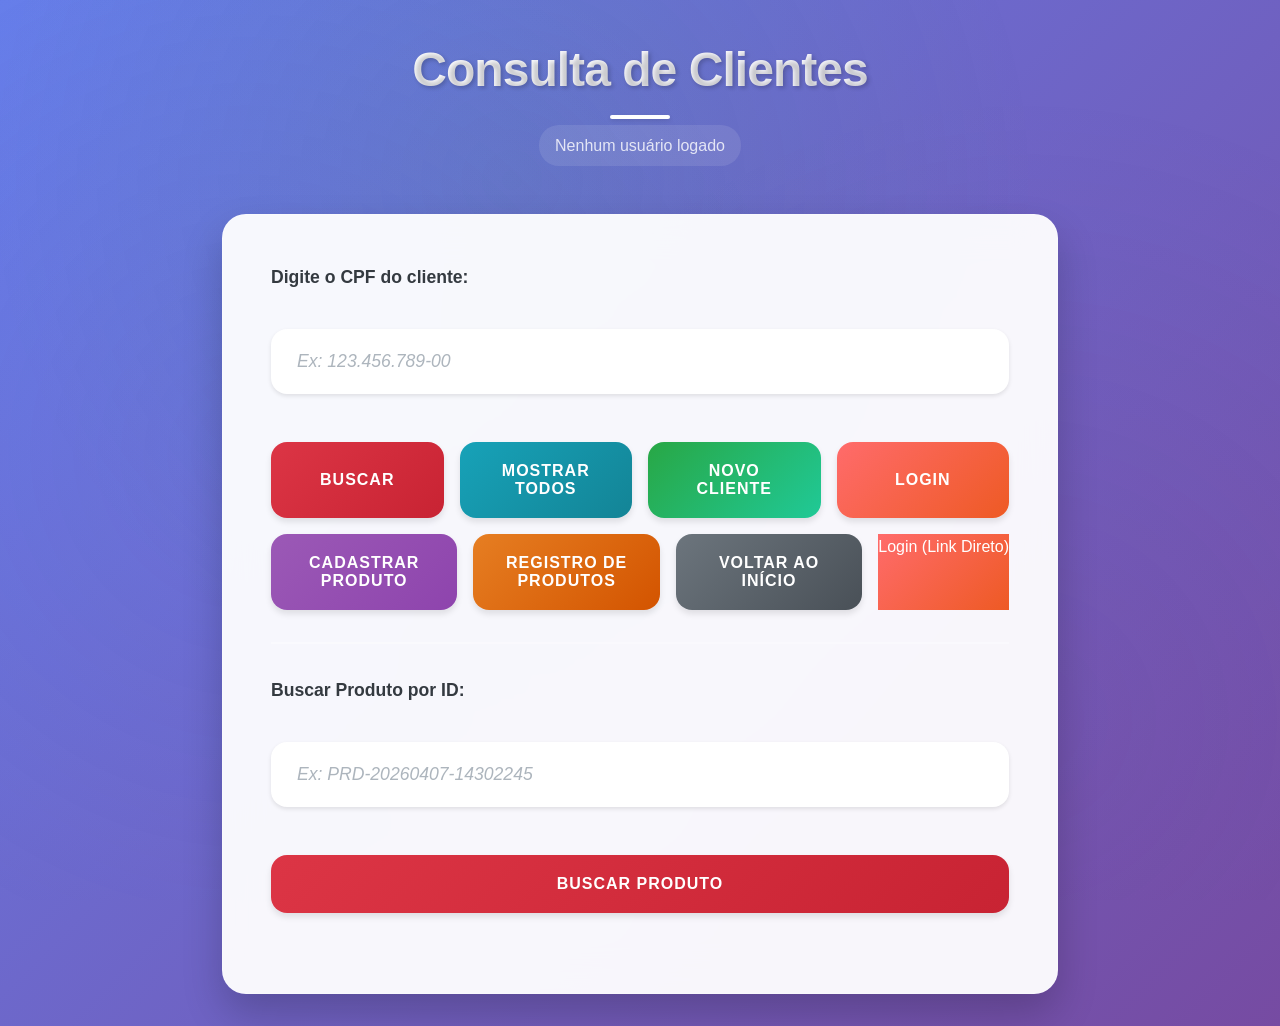
<file: src/index.html>
<!DOCTYPE html>

<html lang="pt-BR">



<head>

  <meta charset="UTF-8" />

  <meta name="viewport" content="width=device-width, initial-scale=1.0" />

  <title>Buscar Clientes</title>

  <link rel="stylesheet" href="style.css">

</head>



<body>



  <header>

    <h1>Consulta de Clientes</h1>
    <div id="userInfo" style="color: white; margin-bottom: 1rem; text-align: center;"></div>

  </header>



  <main>

    <label for="cliente">Digite o CPF do cliente:</label><br>

    <input type="text" id="cliente" 

    placeholder="Ex: 123.456.789-00" />

    <div class="botoes-container">

      <button class="btn-buscar" onclick="buscarCliente()">Buscar</button>

      <button class="btn-todos" onclick="mostrarTodosClientes()">Mostrar Todos</button>
      <button class="btn-cadastrar" onclick="irParaCadastro()">Novo Cliente</button>
      <button class="btn-login" onclick="irParaLogin()">Login</button>
      <button class="btn-produtos" onclick="irParaProdutos()">Cadastrar Produto</button>
      <button class="btn-registro" onclick="irParaRegistro()">Registro de Produtos</button>
      <button class="btn-voltar" onclick="voltarAoInicio()">Voltar ao Início</button>
      <a href="login.html" class="btn-login" style="text-decoration: none; display: inline-block; text-align: center;">Login (Link Direto)</a>

    </div>

    <hr style="margin: 2rem 0; border: 1px solid rgba(255,255,255,0.3);">

    <label for="produto_id">Buscar Produto por ID:</label><br>
    <input type="text" id="produto_id" 
    placeholder="Ex: PRD-20260407-14302245" />

    <div class="botoes-container">
      <button class="btn-buscar" onclick="buscarProdutoPorID()">Buscar Produto</button>
    </div>

    <div id="resultado"></div>

  </main>



  <script src="script.js"></script>

</body>



</html>
</file>
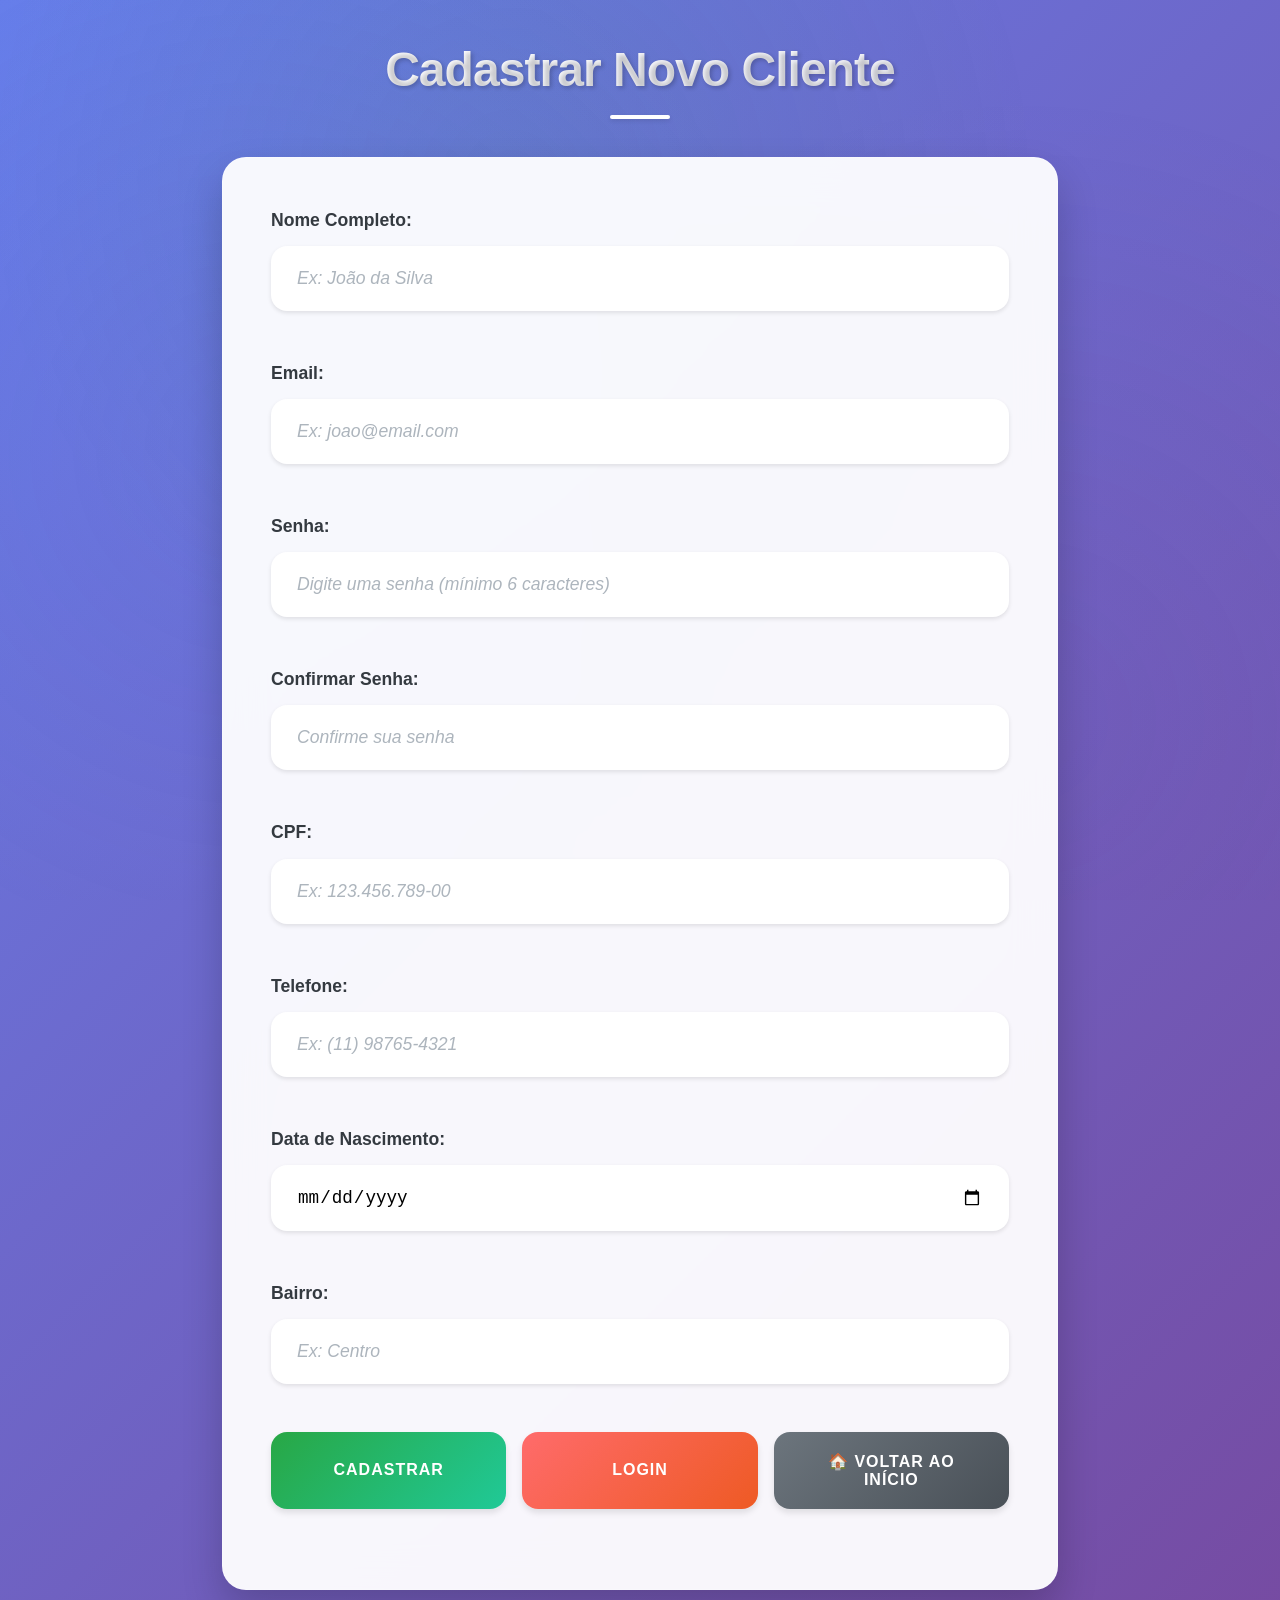
<file: src/cadastro.html>
<!DOCTYPE html>
<html lang="pt-BR">

<head>
  <meta charset="UTF-8" />
  <meta name="viewport" content="width=device-width, initial-scale=1.0" />
  <title>Cadastrar Cliente</title>
  <link rel="stylesheet" href="style.css">
</head>

<body>

  <header>
    <h1>Cadastrar Novo Cliente</h1>
  </header>

  <main>
    <form id="formCadastro" onsubmit="cadastrarCliente(event)">
      <div class="form-group">
        <label for="nome">Nome Completo:</label>
        <input type="text" id="nome" name="nome" required 
        placeholder="Ex: João da Silva" />
      </div>

      <div class="form-group">
        <label for="email">Email:</label>
        <input type="email" id="email" name="email" required 
        placeholder="Ex: joao@email.com" />
      </div>

      <div class="form-group">
        <label for="senha">Senha:</label>
        <input type="password" id="senha" name="senha" required 
        placeholder="Digite uma senha (mínimo 6 caracteres)" minlength="6" />
      </div>

      <div class="form-group">
        <label for="confirmar_senha">Confirmar Senha:</label>
        <input type="password" id="confirmar_senha" name="confirmar_senha" required 
        placeholder="Confirme sua senha" />
      </div>

      <div class="form-group">
        <label for="cpf">CPF:</label>
        <input type="text" id="cpf" name="cpf" required 
        placeholder="Ex: 123.456.789-00" maxlength="14" />
      </div>

      <div class="form-group">
        <label for="telefone">Telefone:</label>
        <input type="tel" id="telefone" name="telefone" 
        placeholder="Ex: (11) 98765-4321" />
      </div>

      <div class="form-group">
        <label for="data_nascimento">Data de Nascimento:</label>
        <input type="date" id="data_nascimento" name="data_nascimento" />
      </div>

      <div class="form-group">
        <label for="bairro">Bairro:</label>
        <input type="text" id="bairro" name="bairro" 
        placeholder="Ex: Centro" />
      </div>

      <div class="botoes-container">
        <button type="submit" class="btn-cadastrar">Cadastrar</button>
        <button type="button" class="btn-login" onclick="irParaLogin()">Login</button>
        <button type="button" class="btn-voltar" onclick="voltarAoInicio()">🏠 Voltar ao Início</button>
      </div>
    </form>

    <div id="resultado"></div>
  </main>

  <script src="cadastro.js"></script>
</body>

</html>
</file>
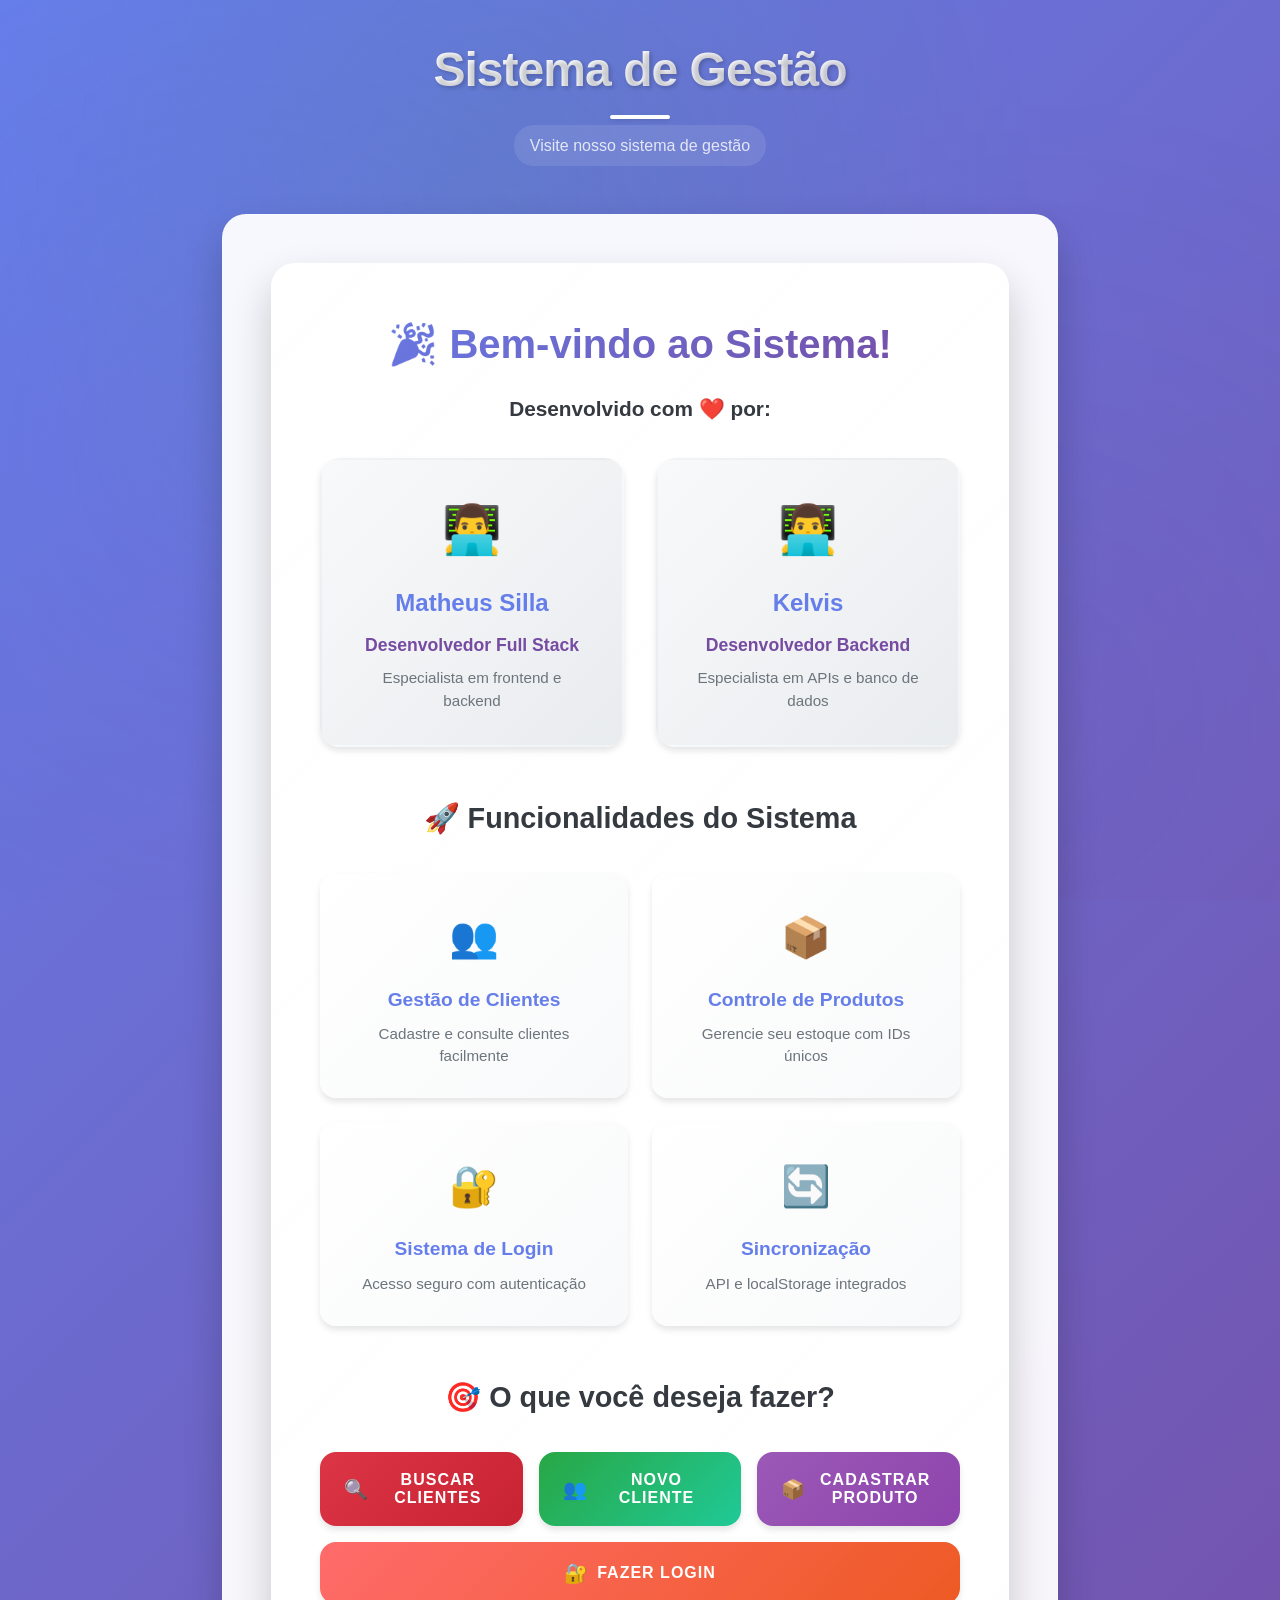
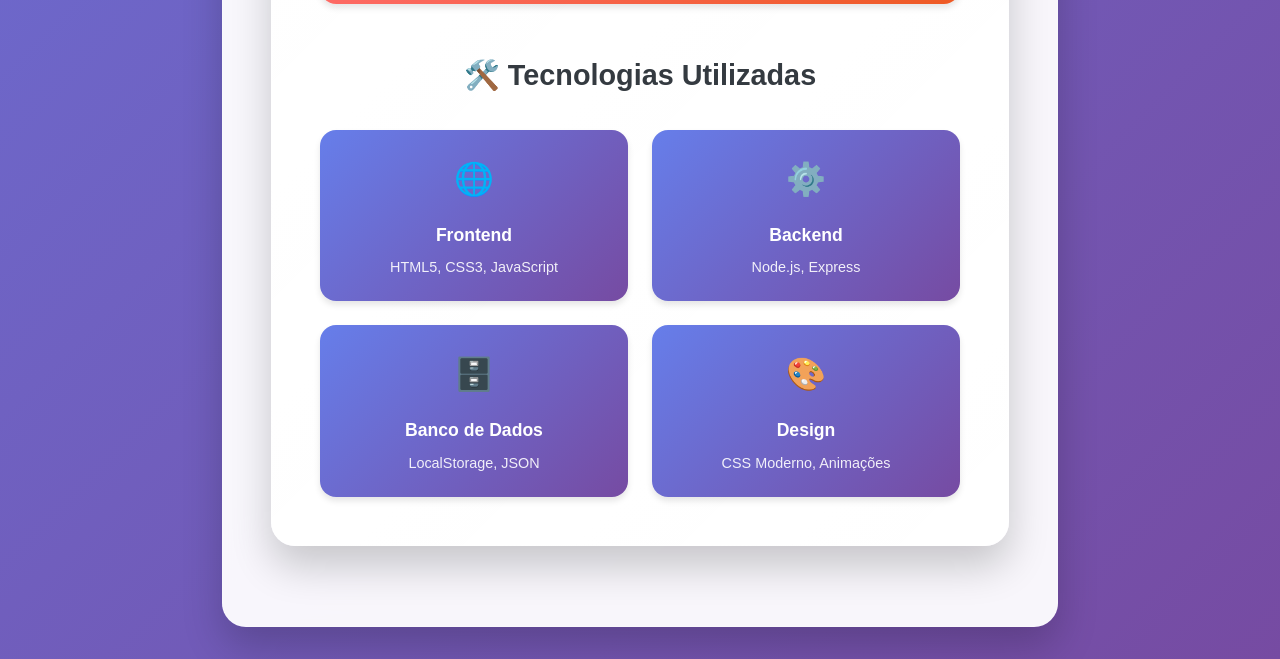
<file: src/home.html>
<!DOCTYPE html>
<html lang="pt-BR">
<head>
  <meta charset="UTF-8" />
  <meta name="viewport" content="width=device-width, initial-scale=1.0" />
  <title>Sistema de Gestão - Início</title>
  <link rel="stylesheet" href="style.css">
</head>
<body>
  <header>
    <h1>Sistema de Gestão</h1>
    <div id="userInfo" style="color: white; margin-bottom: 1rem; text-align: center;"></div>
  </header>

  <main>
    <div class="welcome-container">
      <div class="welcome-card">
        <h2 class="welcome-title">🎉 Bem-vindo ao Sistema!</h2>
        <p class="welcome-subtitle">Desenvolvido com ❤️ por:</p>
        
        <div class="developers-section">
          <div class="developer-card">
            <div class="developer-avatar">👨‍💻</div>
            <h3>Matheus Silla</h3>
            <p class="developer-role">Desenvolvedor Full Stack</p>
            <p class="developer-desc">Especialista em frontend e backend</p>
          </div>
          
          <div class="developer-card">
            <div class="developer-avatar">👨‍💻</div>
            <h3>Kelvis</h3>
            <p class="developer-role">Desenvolvedor Backend</p>
            <p class="developer-desc">Especialista em APIs e banco de dados</p>
          </div>
        </div>
        
        <div class="features-section">
          <h3>🚀 Funcionalidades do Sistema</h3>
          <div class="features-grid">
            <div class="feature-item">
              <span class="feature-icon">👥</span>
              <h4>Gestão de Clientes</h4>
              <p>Cadastre e consulte clientes facilmente</p>
            </div>
            <div class="feature-item">
              <span class="feature-icon">📦</span>
              <h4>Controle de Produtos</h4>
              <p>Gerencie seu estoque com IDs únicos</p>
            </div>
            <div class="feature-item">
              <span class="feature-icon">🔐</span>
              <h4>Sistema de Login</h4>
              <p>Acesso seguro com autenticação</p>
            </div>
            <div class="feature-item">
              <span class="feature-icon">🔄</span>
              <h4>Sincronização</h4>
              <p>API e localStorage integrados</p>
            </div>
          </div>
        </div>
        
        <div class="action-section">
          <h3>🎯 O que você deseja fazer?</h3>
          <div class="action-buttons">
            <button class="btn-buscar" onclick="irParaBusca()">
              <span class="btn-icon">🔍</span>
              Buscar Clientes
            </button>
            <button class="btn-cadastrar" onclick="irParaCadastro()">
              <span class="btn-icon">👥</span>
              Novo Cliente
            </button>
            <button class="btn-produtos" onclick="irParaProdutos()">
              <span class="btn-icon">📦</span>
              Cadastrar Produto
            </button>
            <button class="btn-login" onclick="irParaLogin()">
              <span class="btn-icon">🔐</span>
              Fazer Login
            </button>
          </div>
        </div>
        
        <div class="tech-section">
          <h3>🛠️ Tecnologias Utilizadas</h3>
          <div class="tech-grid">
            <div class="tech-item">
              <span class="tech-icon">🌐</span>
              <h4>Frontend</h4>
              <p>HTML5, CSS3, JavaScript</p>
            </div>
            <div class="tech-item">
              <span class="tech-icon">⚙️</span>
              <h4>Backend</h4>
              <p>Node.js, Express</p>
            </div>
            <div class="tech-item">
              <span class="tech-icon">🗄️</span>
              <h4>Banco de Dados</h4>
              <p>LocalStorage, JSON</p>
            </div>
            <div class="tech-item">
              <span class="tech-icon">🎨</span>
              <h4>Design</h4>
              <p>CSS Moderno, Animações</p>
            </div>
          </div>
        </div>
      </div>
    </div>
  </main>

  <script src="home.js"></script>
</body>
</html>
</file>
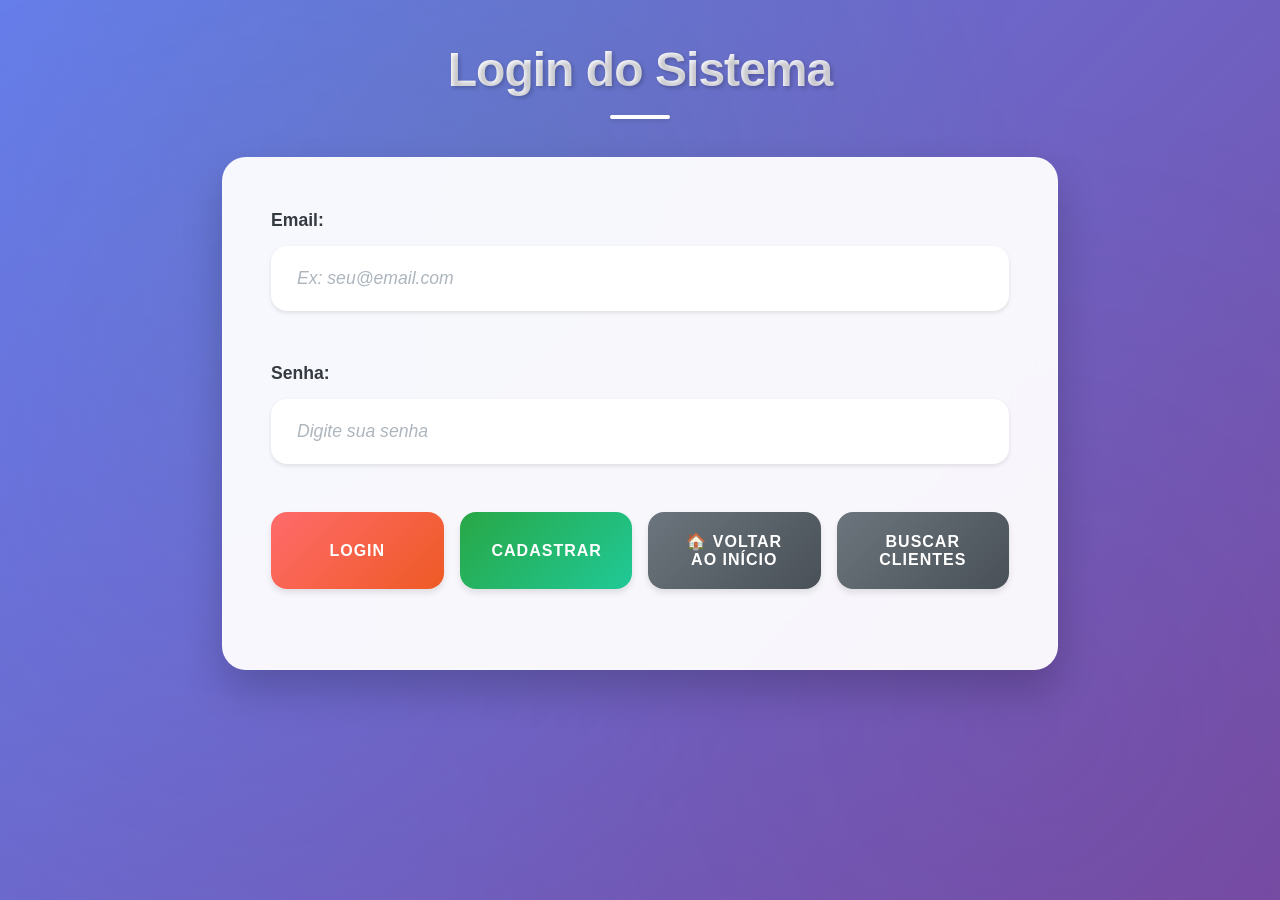
<file: src/login.html>
<!DOCTYPE html>
<html lang="pt-BR">
<head>
  <meta charset="UTF-8" />
  <meta name="viewport" content="width=device-width, initial-scale=1.0" />
  <title>Login do Sistema</title>
  <link rel="stylesheet" href="style.css">
</head>
<body>
  <header>
    <h1>Login do Sistema</h1>
  </header>

  <main>
    <form id="formLogin" onsubmit="fazerLogin(event)">
      <div class="form-group">
        <label for="email">Email:</label>
        <input type="email" id="email" name="email" required 
        placeholder="Ex: seu@email.com" />
      </div>

      <div class="form-group">
        <label for="senha">Senha:</label>
        <input type="password" id="senha" name="senha" required 
        placeholder="Digite sua senha" />
      </div>

      <div class="botoes-container">
        <button type="submit" class="btn-login">Login</button>
        <button type="button" class="btn-cadastrar" onclick="irParaCadastro()">Cadastrar</button>
        <button type="button" class="btn-voltar" onclick="voltarAoInicio()">🏠 Voltar ao Início</button>
        <button type="button" class="btn-voltar" onclick="irParaBusca()">Buscar Clientes</button>
      </div>
    </form>

    <div id="resultado"></div>
  </main>

  <script src="login.js"></script>
</body>
</html>
</file>
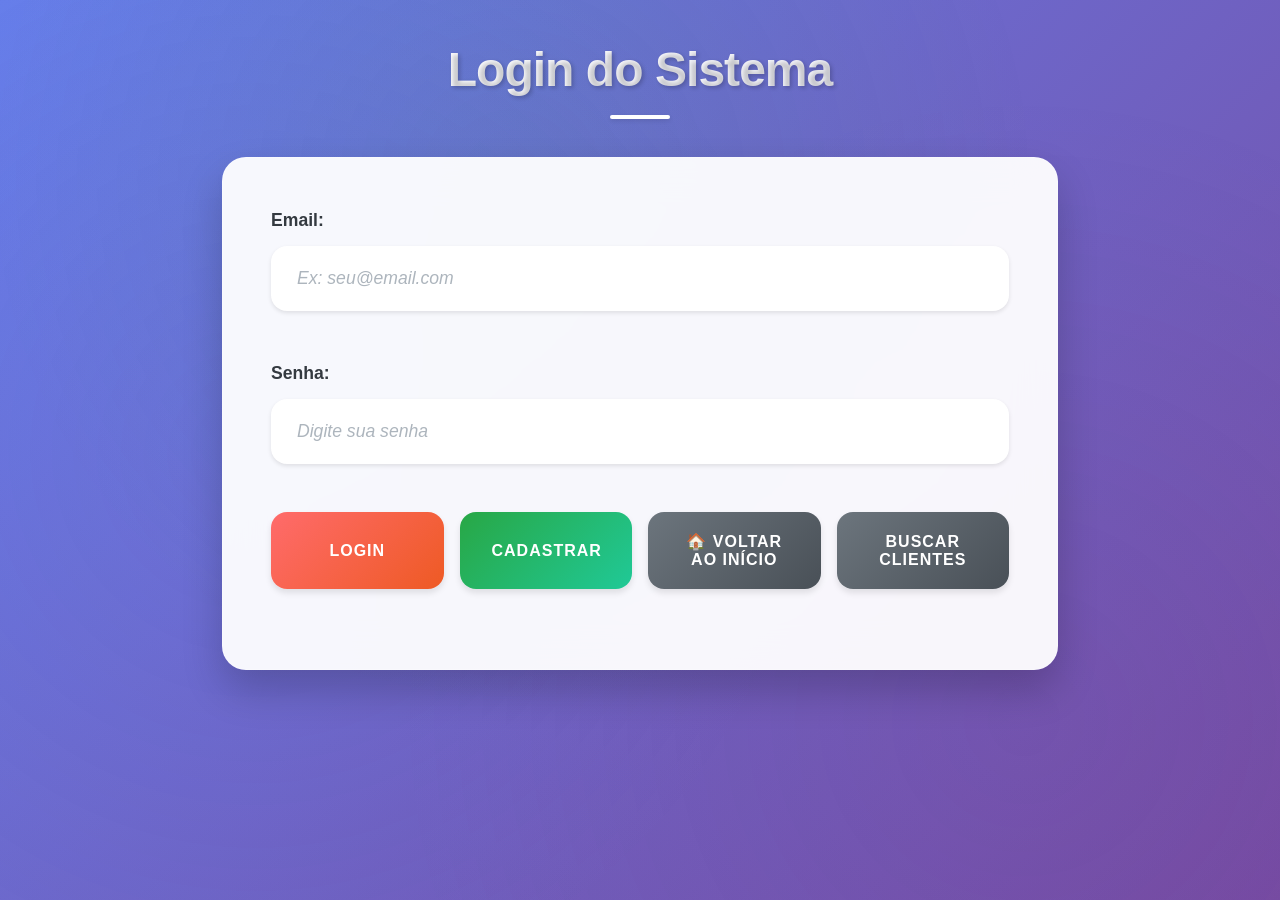
<file: src/produtos.html>
<!DOCTYPE html>
<html lang="pt-BR">
<head>
  <meta charset="UTF-8" />
  <meta name="viewport" content="width=device-width, initial-scale=1.0" />
  <title>Cadastro de Produtos</title>
  <link rel="stylesheet" href="style.css">
</head>
<body>
  <header>
    <h1>Cadastro de Produtos</h1>
    <div id="userInfo" style="color: white; margin-bottom: 1rem; text-align: center;"></div>
  </header>

  <main>
    <form id="formProduto" onsubmit="cadastrarProduto(event)">
      <div class="form-group">
        <label for="id_produto">ID do Produto:</label>
        <input type="text" id="id_produto" name="id_produto" required 
        placeholder="Ex: PRD-001" readonly />
        <small style="color: #6c757d; font-size: 0.9rem;">ID gerado automaticamente</small>
      </div>

      <div class="form-group">
        <label for="nome_produto">Nome do Produto:</label>
        <input type="text" id="nome_produto" name="nome_produto" required 
        placeholder="Ex: Notebook Dell" />
      </div>

      <div class="form-group">
        <label for="descricao">Descrição:</label>
        <textarea id="descricao" name="descricao" rows="3" required
        placeholder="Descreva o produto detalhadamente..."></textarea>
      </div>

      <div class="form-group">
        <label for="preco">Preço (R$):</label>
        <input type="number" id="preco" name="preco" required 
        placeholder="Ex: 2999.90" step="0.01" min="0.01" />
      </div>

      <div class="form-group">
        <label for="quantidade">Quantidade em Estoque:</label>
        <input type="number" id="quantidade" name="quantidade" required 
        placeholder="Ex: 10" min="0" />
      </div>

      <div class="form-group">
        <label for="categoria">Categoria:</label>
        <select id="categoria" name="categoria" required>
          <option value="">Selecione uma categoria</option>
          <option value="eletronicos">Eletrônicos</option>
          <option value="moveis">Móveis</option>
          <option value="roupas">Roupas</option>
          <option value="alimentos">Alimentos</option>
          <option value="livros">Livros</option>
          <option value="brinquedos">Brinquedos</option>
          <option value="esportes">Esportes</option>
          <option value="outros">Outros</option>
        </select>
      </div>

      <div class="form-group">
        <label for="localizacao">Localização do Produto:</label>
        <input type="text" id="localizacao" name="localizacao" required 
        placeholder="Ex: Armário A, Prateleira 3, Setor B" />
      </div>

      <div class="form-group">
        <label for="fornecedor">Fornecedor:</label>
        <input type="text" id="fornecedor" name="fornecedor" required 
        placeholder="Ex: Tech Distribuidora" />
      </div>

      <div class="form-group">
        <label for="codigo_barras">Código de Barras:</label>
        <input type="text" id="codigo_barras" name="codigo_barras" 
        placeholder="Ex: 7891234567890" maxlength="13" />
      </div>

      <div class="botoes-container">
        <button type="submit" class="btn-cadastrar btn-spin" id="btnCadastrar">
          <span class="btn-text">Registra o produto</span>
          <span class="btn-spinner" style="display: none;">Registrando...</span>
        </button>
        <button type="button" class="btn-voltar" onclick="irParaBusca()">Voltar</button>
        <button type="button" class="btn-voltar" onclick="voltarAoInicio()">🏠 Voltar ao Início</button>
      </div>
    </form>

    <div id="resultado"></div>
  </main>

  <script src="produtos.js"></script>
</body>
</html>
</file>
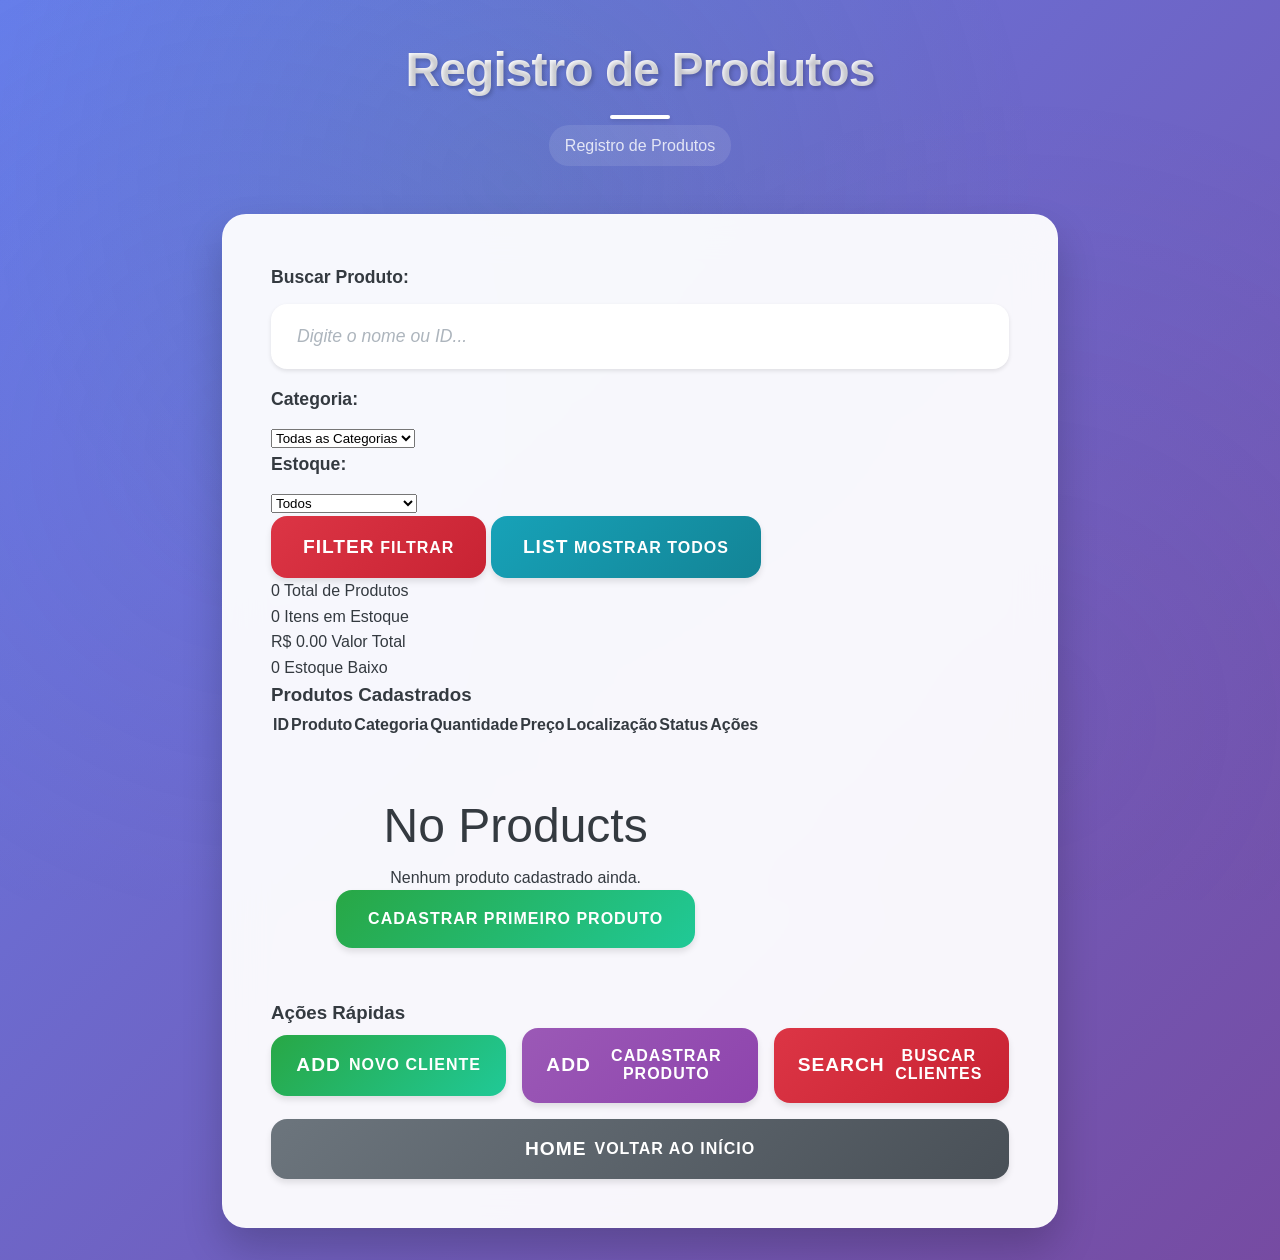
<file: src/registro-produtos.html>
<!DOCTYPE html>
<html lang="pt-BR">
<head>
  <meta charset="UTF-8" />
  <meta name="viewport" content="width=device-width, initial-scale=1.0" />
  <title>Registro de Produtos - Sistema de Gestão</title>
  <link rel="stylesheet" href="style.css">
</head>
<body>
  <header>
    <h1>Registro de Produtos</h1>
    <div id="userInfo" style="color: white; margin-bottom: 1rem; text-align: center;"></div>
  </header>

  <main>
    <div class="registro-container">
      <!-- Filtros e Busca -->
      <div class="filtros-section">
        <div class="filtros-container">
          <div class="filtro-item">
            <label for="buscaProduto">Buscar Produto:</label>
            <input type="text" id="buscaProduto" placeholder="Digite o nome ou ID..." />
          </div>
          
          <div class="filtro-item">
            <label for="filtroCategoria">Categoria:</label>
            <select id="filtroCategoria">
              <option value="">Todas as Categorias</option>
              <option value="eletronicos">Eletrônicos</option>
              <option value="moveis">Móveis</option>
              <option value="roupas">Roupas</option>
              <option value="alimentos">Alimentos</option>
              <option value="livros">Livros</option>
              <option value="brinquedos">Brinquedos</option>
              <option value="esportes">Esportes</option>
              <option value="outros">Outros</option>
            </select>
          </div>
          
          <div class="filtro-item">
            <label for="filtroEstoque">Estoque:</label>
            <select id="filtroEstoque">
              <option value="">Todos</option>
              <option value="baixo">Estoque Baixo (&lt; 5)</option>
              <option value="normal">Estoque Normal (5+)</option>
              <option value="alto">Estoque Alto (20+)</option>
            </select>
          </div>
          
          <div class="filtro-item">
            <button class="btn-buscar" onclick="filtrarProdutos()">
              <span class="btn-icon">Filter</span>
              Filtrar
            </button>
            <button class="btn-todos" onclick="mostrarTodosProdutos()">
              <span class="btn-icon">List</span>
              Mostrar Todos
            </button>
          </div>
        </div>
      </div>

      <!-- Estatísticas Rápidas -->
      <div class="stats-produtos">
        <div class="stat-produto">
          <span class="stat-number" id="totalProdutos">0</span>
          <span class="stat-label">Total de Produtos</span>
        </div>
        <div class="stat-produto">
          <span class="stat-number" id="totalEstoque">0</span>
          <span class="stat-label">Itens em Estoque</span>
        </div>
        <div class="stat-produto">
          <span class="stat-number" id="valorTotal">R$ 0</span>
          <span class="stat-label">Valor Total</span>
        </div>
        <div class="stat-produto">
          <span class="stat-number" id="estoqueBaixo">0</span>
          <span class="stat-label">Estoque Baixo</span>
        </div>
      </div>

      <!-- Tabela de Produtos -->
      <div class="tabela-section">
        <h3>Produtos Cadastrados</h3>
        <div class="table-container">
          <table class="produtos-table">
            <thead>
              <tr>
                <th>ID</th>
                <th>Produto</th>
                <th>Categoria</th>
                <th>Quantidade</th>
                <th>Preço</th>
                <th>Localização</th>
                <th>Status</th>
                <th>Ações</th>
              </tr>
            </thead>
            <tbody id="tabelaProdutos">
              <tr>
                <td colspan="8" style="text-align: center; padding: 3rem;">
                  <div class="loading">Carregando produtos...</div>
                </td>
              </tr>
            </tbody>
          </table>
        </div>
      </div>

      <!-- Botões de Ação -->
      <div class="acoes-section">
        <h3>Ações Rápidas</h3>
        <div class="action-buttons">
          <button class="btn-cadastrar" onclick="irParaCadastro()">
            <span class="btn-icon">Add</span>
            Novo Cliente
          </button>
          <button class="btn-produtos" onclick="irParaCadastroProdutos()">
            <span class="btn-icon">Add</span>
            Cadastrar Produto
          </button>
          <button class="btn-buscar" onclick="irParaBusca()">
            <span class="btn-icon">Search</span>
            Buscar Clientes
          </button>
          <button class="btn-voltar" onclick="voltarAoInicio()">
            <span class="btn-icon">Home</span>
            Voltar ao Início
          </button>
        </div>
      </div>
    </div>
  </main>

  <script src="registro-produtos.js"></script>
</body>
</html>
</file>
<file: src/style.css>
/* ===== RESET E CONFIGURAÇÕES GLOBAIS ===== */
* {
    margin: 0;
    padding: 0;
    box-sizing: border-box;
}

:root {
    --primary-color: #667eea;
    --secondary-color: #764ba2;
    --success-color: #28a745;
    --danger-color: #dc3545;
    --warning-color: #ffc107;
    --info-color: #17a2b8;
    --light-color: #f8f9fa;
    --dark-color: #343a40;
    --white: #ffffff;
    --gradient-primary: linear-gradient(135deg, var(--primary-color) 0%, var(--secondary-color) 100%);
    --gradient-success: linear-gradient(135deg, #28a745 0%, #20c997 100%);
    --gradient-danger: linear-gradient(135deg, #dc3545 0%, #c82333 100%);
    --gradient-info: linear-gradient(135deg, #17a2b8 0%, #138496 100%);
    --shadow-sm: 0 2px 4px rgba(0,0,0,0.1);
    --shadow-md: 0 4px 6px rgba(0,0,0,0.1);
    --shadow-lg: 0 10px 25px rgba(0,0,0,0.15);
    --shadow-xl: 0 20px 40px rgba(0,0,0,0.2);
    --transition: all 0.3s cubic-bezier(0.4, 0, 0.2, 1);
}

body {
    font-family: 'Inter', -apple-system, BlinkMacSystemFont, 'Segoe UI', Roboto, sans-serif;
    background: var(--gradient-primary);
    min-height: 100vh;
    max-width: 900px;
    margin: 0 auto;
    padding: 2rem;
    color: var(--dark-color);
    line-height: 1.6;
    position: relative;
    overflow-x: hidden;
}

body::before {
    content: '';
    position: fixed;
    top: 0;
    left: 0;
    width: 100%;
    height: 100%;
    background: 
        radial-gradient(circle at 20% 50%, rgba(102, 126, 234, 0.1) 0%, transparent 50%),
        radial-gradient(circle at 80% 80%, rgba(118, 75, 162, 0.1) 0%, transparent 50%),
        radial-gradient(circle at 40% 20%, rgba(40, 167, 69, 0.1) 0%, transparent 50%);
    pointer-events: none;
    z-index: 1;
}

/* ===== ANIMAÇÕES GLOBAIS ===== */
@keyframes fadeInUp {
    from {
        opacity: 0;
        transform: translateY(30px);
    }
    to {
        opacity: 1;
        transform: translateY(0);
    }
}

@keyframes slideInLeft {
    from {
        opacity: 0;
        transform: translateX(-50px);
    }
    to {
        opacity: 1;
        transform: translateX(0);
    }
}

@keyframes pulse {
    0%, 100% {
        transform: scale(1);
        box-shadow: var(--shadow-md);
    }
    50% {
        transform: scale(1.05);
        box-shadow: var(--shadow-lg);
    }
}

@keyframes float {
    0%, 100% {
        transform: translateY(0px);
    }
    50% {
        transform: translateY(-10px);
    }
}

@keyframes spin {
  0% { transform: rotate(0deg); }
  100% { transform: rotate(360deg); }
}

/* ===== HEADER ===== */
header {
    text-align: center;
    margin-bottom: 3rem;
    position: relative;
    z-index: 10;
    animation: fadeInUp 0.8s ease-out;
}

header h1 {
    font-size: 3rem;
    font-weight: 800;
    background: linear-gradient(135deg, var(--white) 0%, rgba(255,255,255,0.9) 100%);
    -webkit-background-clip: text;
    -webkit-text-fill-color: transparent;
    background-clip: text;
    text-shadow: 2px 2px 4px rgba(0,0,0,0.2);
    margin-bottom: 1rem;
    letter-spacing: -0.02em;
    position: relative;
}

header h1::after {
    content: '';
    position: absolute;
    bottom: -10px;
    left: 50%;
    transform: translateX(-50%);
    width: 60px;
    height: 4px;
    background: var(--white);
    border-radius: 2px;
    box-shadow: var(--shadow-sm);
}

/* ===== MAIN CONTENT ===== */
main {
    background: rgba(255, 255, 255, 0.95);
    backdrop-filter: blur(20px);
    -webkit-backdrop-filter: blur(20px);
    padding: 3rem;
    border-radius: 24px;
    box-shadow: var(--shadow-xl);
    border: 1px solid rgba(255, 255, 255, 0.2);
    position: relative;
    z-index: 10;
    animation: fadeInUp 0.8s ease-out 0.2s both;
    transition: var(--transition);
}

main:hover {
    transform: translateY(-2px);
    box-shadow: 0 25px 50px rgba(0,0,0,0.25);
}

/* ===== FORMULÁRIOS ===== */
.form-group {
    margin-bottom: 2rem;
    position: relative;
    animation: slideInLeft 0.6s ease-out;
}

.form-group:nth-child(1) { animation-delay: 0.1s; }
.form-group:nth-child(2) { animation-delay: 0.2s; }
.form-group:nth-child(3) { animation-delay: 0.3s; }
.form-group:nth-child(4) { animation-delay: 0.4s; }
.form-group:nth-child(5) { animation-delay: 0.5s; }

label {
    display: block;
    font-weight: 600;
    color: var(--dark-color);
    margin-bottom: 0.75rem;
    font-size: 1.1rem;
    transition: var(--transition);
    position: relative;
}

label::after {
    content: '';
    position: absolute;
    bottom: -2px;
    left: 0;
    width: 0;
    height: 2px;
    background: var(--primary-color);
    transition: width 0.3s ease;
}

.form-group:focus-within label::after {
    width: 100%;
}

input {
    width: 100%;
    padding: 1.25rem 1.5rem;
    font-size: 1.1rem;
    border: 2px solid transparent;
    border-radius: 16px;
    margin-bottom: 1rem;
    transition: var(--transition);
    background: var(--white);
    position: relative;
    outline: none;
    box-shadow: var(--shadow-sm);
}

input::placeholder {
    color: #adb5bd;
    font-style: italic;
}

input:focus {
    border-color: var(--primary-color);
    box-shadow: 0 0 0 4px rgba(102, 126, 234, 0.1), var(--shadow-md);
    transform: translateY(-2px);
    background: linear-gradient(135deg, var(--white) 0%, rgba(255,255,255,0.98) 100%);
}

input:hover {
    border-color: rgba(102, 126, 234, 0.3);
    transform: translateY(-1px);
}

/* ===== BOTÕES ===== */
.botoes-container {
    display: flex;
    gap: 1rem;
    margin: 2rem 0;
    flex-wrap: wrap;
    justify-content: center;
}

button {
    flex: 1;
    min-width: 140px;
    padding: 1.25rem 2rem;
    font-size: 1rem;
    font-weight: 700;
    border: none;
    border-radius: 16px;
    cursor: pointer;
    transition: var(--transition);
    text-transform: uppercase;
    letter-spacing: 1px;
    position: relative;
    overflow: hidden;
    box-shadow: var(--shadow-md);
    font-family: inherit;
}

button::before {
    content: '';
    position: absolute;
    top: 0;
    left: -100%;
    width: 100%;
    height: 100%;
    background: linear-gradient(90deg, transparent, rgba(255,255,255,0.2), transparent);
    transition: left 0.5s ease;
}

button:hover::before {
    left: 100%;
}

button:hover {
    transform: translateY(-3px) scale(1.02);
    box-shadow: var(--shadow-lg);
}

button:active {
    transform: translateY(-1px) scale(0.98);
}

/* Estilos específicos dos botões */
.btn-buscar {
    background: var(--gradient-danger);
    color: var(--white);
    animation: slideInLeft 0.6s ease-out 0.3s both;
}

.btn-buscar:hover {
    box-shadow: 0 10px 25px rgba(220, 53, 69, 0.3);
}

.btn-todos {
    background: var(--gradient-info);
    color: var(--white);
    animation: slideInLeft 0.6s ease-out 0.4s both;
}

.btn-todos:hover {
    box-shadow: 0 10px 25px rgba(23, 162, 184, 0.3);
}

.btn-cadastrar {
    background: var(--gradient-success);
    color: var(--white);
    animation: slideInLeft 0.6s ease-out 0.5s both;
}

.btn-cadastrar:hover {
    box-shadow: 0 10px 25px rgba(40, 167, 69, 0.3);
}

.btn-login {
    background: linear-gradient(135deg, #ff6b6b 0%, #ee5a24 100%);
    color: var(--white);
    animation: slideInLeft 0.6s ease-out 0.6s both;
}

.btn-login:hover {
    box-shadow: 0 10px 25px rgba(238, 90, 36, 0.3);
}

.btn-produtos {
    background: linear-gradient(135deg, #9b59b6 0%, #8e44ad 100%);
    color: var(--white);
    animation: slideInLeft 0.6s ease-out 0.7s both;
}

.btn-produtos:hover {
    box-shadow: 0 10px 25px rgba(155, 89, 182, 0.3);
}

.btn-registro {
    background: linear-gradient(135deg, #e67e22 0%, #d35400 100%);
    color: var(--white);
    animation: slideInLeft 0.6s ease-out 0.8s both;
}

.btn-registro:hover {
    box-shadow: 0 10px 25px rgba(230, 126, 34, 0.3);
}

.btn-voltar {
    background: linear-gradient(135deg, #6c757d 0%, #495057 100%);
    color: var(--white);
    animation: slideInLeft 0.6s ease-out 0.8s both;
}

.btn-voltar:hover {
    box-shadow: 0 10px 25px rgba(108, 117, 125, 0.3);
}

/* ===== RESULTADOS ===== */
#resultado {
    margin-top: 2rem;
    animation: fadeInUp 0.8s ease-out 0.4s both;
}

.cliente-card {
    background: var(--white);
    padding: 2rem;
    border-radius: 20px;
    margin-bottom: 1.5rem;
    box-shadow: var(--shadow-md);
    border-left: 5px solid var(--primary-color);
    transition: var(--transition);
    position: relative;
    overflow: hidden;
    animation: slideInLeft 0.6s ease-out;
}

.cliente-card::before {
    content: '';
    position: absolute;
    top: 0;
    left: 0;
    width: 100%;
    height: 4px;
    background: var(--gradient-primary);
    transform: scaleX(0);
    transform-origin: left;
    transition: transform 0.3s ease;
}

.cliente-card:hover::before {
    transform: scaleX(1);
}

.cliente-card:hover {
    transform: translateX(8px) translateY(-2px);
    box-shadow: var(--shadow-lg);
    border-left-color: var(--secondary-color);
}

.cliente-card p {
    margin-bottom: 0.75rem;
    color: var(--dark-color);
    transition: var(--transition);
}

.cliente-card strong {
    color: var(--primary-color);
    font-weight: 700;
}

/* ===== ESTADOS ESPECIAIS ===== */
.loading {
    text-align: center;
    padding: 3rem;
    color: var(--primary-color);
    font-weight: 600;
    font-size: 1.1rem;
    position: relative;
    animation: pulse 1.5s infinite;
}

.loading::after {
    content: '';
    position: absolute;
    top: 50%;
    left: 50%;
    transform: translate(-50%, -50%);
    width: 40px;
    height: 40px;
    border: 3px solid var(--primary-color);
    border-top: 3px solid transparent;
    border-radius: 50%;
    animation: spin 1s linear infinite;
    margin-top: 60px;
}

@keyframes spin {
    0% { transform: translate(-50%, -50%) rotate(0deg); }
    100% { transform: translate(-50%, -50%) rotate(360deg); }
}

.error {
    color: var(--danger-color);
    background: linear-gradient(135deg, #f8d7da 0%, #f5c6cb 100%);
    padding: 1.5rem;
    border-radius: 16px;
    border: 2px solid #f5c6cb;
    font-weight: 600;
    animation: slideInLeft 0.6s ease-out;
    box-shadow: var(--shadow-md);
}

/* ===== RESPONSIVO ===== */
@media (max-width: 768px) {
    body {
        padding: 1rem;
    }
    
    main {
        padding: 2rem;
        border-radius: 20px;
    }
    
    header h1 {
        font-size: 2.5rem;
    }
    
    .botoes-container {
        flex-direction: column;
        gap: 1rem;
    }
    
    button {
        width: 100%;
        min-width: auto;
    }
    
    input {
        padding: 1rem 1.25rem;
        font-size: 1rem;
    }
    
    .cliente-card {
        padding: 1.5rem;
        margin-bottom: 1rem;
    }
}

@media (max-width: 480px) {
    body {
        padding: 0.5rem;
    }
    
    main {
        padding: 1.5rem;
        border-radius: 16px;
    }
    
    header h1 {
        font-size: 2rem;
    }
    
    .form-group {
        margin-bottom: 1.5rem;
    }
}

/* ===== PÁGINA INICIAL PERSONALIZADA ===== */
.welcome-container {
  max-width: 1200px;
  margin: 0 auto;
  animation: fadeInUp 1s ease-out;
}

.welcome-card {
  background: linear-gradient(135deg, rgba(255,255,255,0.95) 0%, rgba(255,255,255,0.9) 100%);
  backdrop-filter: blur(20px);
  padding: 3rem;
  border-radius: 24px;
  box-shadow: var(--shadow-xl);
  border: 1px solid rgba(255, 255, 255, 0.2);
  text-align: center;
  margin-bottom: 2rem;
}

.welcome-title {
  font-size: 2.5rem;
  font-weight: 800;
  background: linear-gradient(135deg, var(--primary-color) 0%, var(--secondary-color) 100%);
  -webkit-background-clip: text;
  -webkit-text-fill-color: transparent;
  background-clip: text;
  margin-bottom: 1rem;
  animation: pulse 2s infinite;
}

.welcome-subtitle {
  font-size: 1.3rem;
  color: var(--dark-color);
  margin-bottom: 2rem;
  font-weight: 600;
}

/* ===== SEÇÃO DE DESENVOLVEDORES ===== */
.developers-section {
  display: grid;
  grid-template-columns: repeat(auto-fit, minmax(300px, 1fr));
  gap: 2rem;
  margin-bottom: 3rem;
}

.developer-card {
  background: linear-gradient(135deg, #f8f9fa 0%, #e9ecef 100%);
  padding: 2rem;
  border-radius: 20px;
  box-shadow: var(--shadow-md);
  transition: var(--transition);
  border: 2px solid transparent;
  position: relative;
  overflow: hidden;
}

.developer-card::before {
  content: '';
  position: absolute;
  top: 0;
  left: -100%;
  width: 100%;
  height: 100%;
  background: linear-gradient(90deg, transparent, rgba(102, 126, 234, 0.1), transparent);
  transition: left 0.5s ease;
}

.developer-card:hover::before {
  left: 100%;
}

.developer-card:hover {
  transform: translateY(-5px) scale(1.02);
  box-shadow: var(--shadow-lg);
  border-color: var(--primary-color);
}

.developer-avatar {
  font-size: 3rem;
  margin-bottom: 1rem;
  animation: float 3s ease-in-out infinite;
}

.developer-card:nth-child(2) .developer-avatar {
  animation-delay: 0.5s;
}

.developer-card h3 {
  font-size: 1.5rem;
  color: var(--primary-color);
  margin-bottom: 0.5rem;
  font-weight: 700;
}

.developer-role {
  font-size: 1.1rem;
  color: var(--secondary-color);
  font-weight: 600;
  margin-bottom: 0.5rem;
}

.developer-desc {
  font-size: 0.95rem;
  color: #6c757d;
  line-height: 1.5;
}

/* ===== SEÇÃO DE FUNCIONALIDADES ===== */
.features-section {
  margin-bottom: 3rem;
}

.features-section h3 {
  font-size: 1.8rem;
  color: var(--dark-color);
  margin-bottom: 2rem;
  text-align: center;
  font-weight: 700;
}

.features-grid {
  display: grid;
  grid-template-columns: repeat(auto-fit, minmax(250px, 1fr));
  gap: 1.5rem;
}

.feature-item {
  background: linear-gradient(135deg, #ffffff 0%, #f8f9fa 100%);
  padding: 2rem;
  border-radius: 16px;
  box-shadow: var(--shadow-md);
  transition: var(--transition);
  text-align: center;
}

.feature-item:hover {
  transform: translateY(-3px);
  box-shadow: var(--shadow-lg);
}

.feature-icon {
  font-size: 2.5rem;
  display: block;
  margin-bottom: 1rem;
  animation: pulse 2s infinite;
}

.feature-item:nth-child(2) .feature-icon {
  animation-delay: 0.3s;
}

.feature-item:nth-child(3) .feature-icon {
  animation-delay: 0.6s;
}

.feature-item:nth-child(4) .feature-icon {
  animation-delay: 0.9s;
}

.feature-item h4 {
  font-size: 1.2rem;
  color: var(--primary-color);
  margin-bottom: 0.5rem;
  font-weight: 600;
}

.feature-item p {
  color: #6c757d;
  font-size: 0.95rem;
  line-height: 1.4;
}

/* ===== SEÇÃO DE AÇÕES ===== */
.action-section {
  margin-bottom: 3rem;
  text-align: center;
}

.action-section h3 {
  font-size: 1.8rem;
  color: var(--dark-color);
  margin-bottom: 2rem;
  font-weight: 700;
}

.action-buttons {
  display: flex;
  flex-wrap: wrap;
  gap: 1rem;
  justify-content: center;
  align-items: center;
}

.action-buttons button {
  flex: 1;
  min-width: 180px;
  padding: 1.2rem 1.5rem;
  font-size: 1rem;
  display: flex;
  align-items: center;
  justify-content: center;
  gap: 0.5rem;
}

.btn-icon {
  font-size: 1.2rem;
}

/* ===== SEÇÃO DE TECNOLOGIAS ===== */
.tech-section {
  text-align: center;
}

.tech-section h3 {
  font-size: 1.8rem;
  color: var(--dark-color);
  margin-bottom: 2rem;
  font-weight: 700;
}

.tech-grid {
  display: grid;
  grid-template-columns: repeat(auto-fit, minmax(200px, 1fr));
  gap: 1.5rem;
}

.tech-item {
  background: linear-gradient(135deg, #667eea 0%, #764ba2 100%);
  color: white;
  padding: 1.5rem;
  border-radius: 16px;
  box-shadow: var(--shadow-md);
  transition: var(--transition);
}

.tech-item:hover {
  transform: translateY(-3px) scale(1.05);
  box-shadow: var(--shadow-lg);
}

.tech-icon {
  font-size: 2rem;
  display: block;
  margin-bottom: 1rem;
}

.tech-item h4 {
  font-size: 1.1rem;
  margin-bottom: 0.5rem;
  font-weight: 600;
}

.tech-item p {
  font-size: 0.9rem;
  opacity: 0.9;
  line-height: 1.4;
}

/* ===== RESPONSIVO ===== */
@media (max-width: 768px) {
  .welcome-card {
    padding: 2rem;
  }
  
  .welcome-title {
    font-size: 2rem;
  }
  
  .developers-section {
    grid-template-columns: 1fr;
  }
  
  .features-grid {
    grid-template-columns: repeat(auto-fit, minmax(200px, 1fr));
  }
  
  .action-buttons {
    flex-direction: column;
  }
  
  .action-buttons button {
    width: 100%;
    min-width: auto;
  }
  
  .tech-grid {
    grid-template-columns: repeat(auto-fit, minmax(150px, 1fr));
  }
}

@media (max-width: 480px) {
  .welcome-card {
    padding: 1.5rem;
  }
  
  .welcome-title {
    font-size: 1.8rem;
  }
  
  .developer-card {
    padding: 1.5rem;
  }
  
  .features-grid,
  .tech-grid {
    grid-template-columns: 1fr;
  }
}
::-webkit-scrollbar {
    width: 10px;
}

::-webkit-scrollbar-track {
    background: rgba(255, 255, 255, 0.1);
    border-radius: 10px;
}

::-webkit-scrollbar-thumb {
    background: var(--primary-color);
    border-radius: 10px;
    transition: var(--transition);
}

::-webkit-scrollbar-thumb:hover {
    background: var(--secondary-color);
}
</file>
